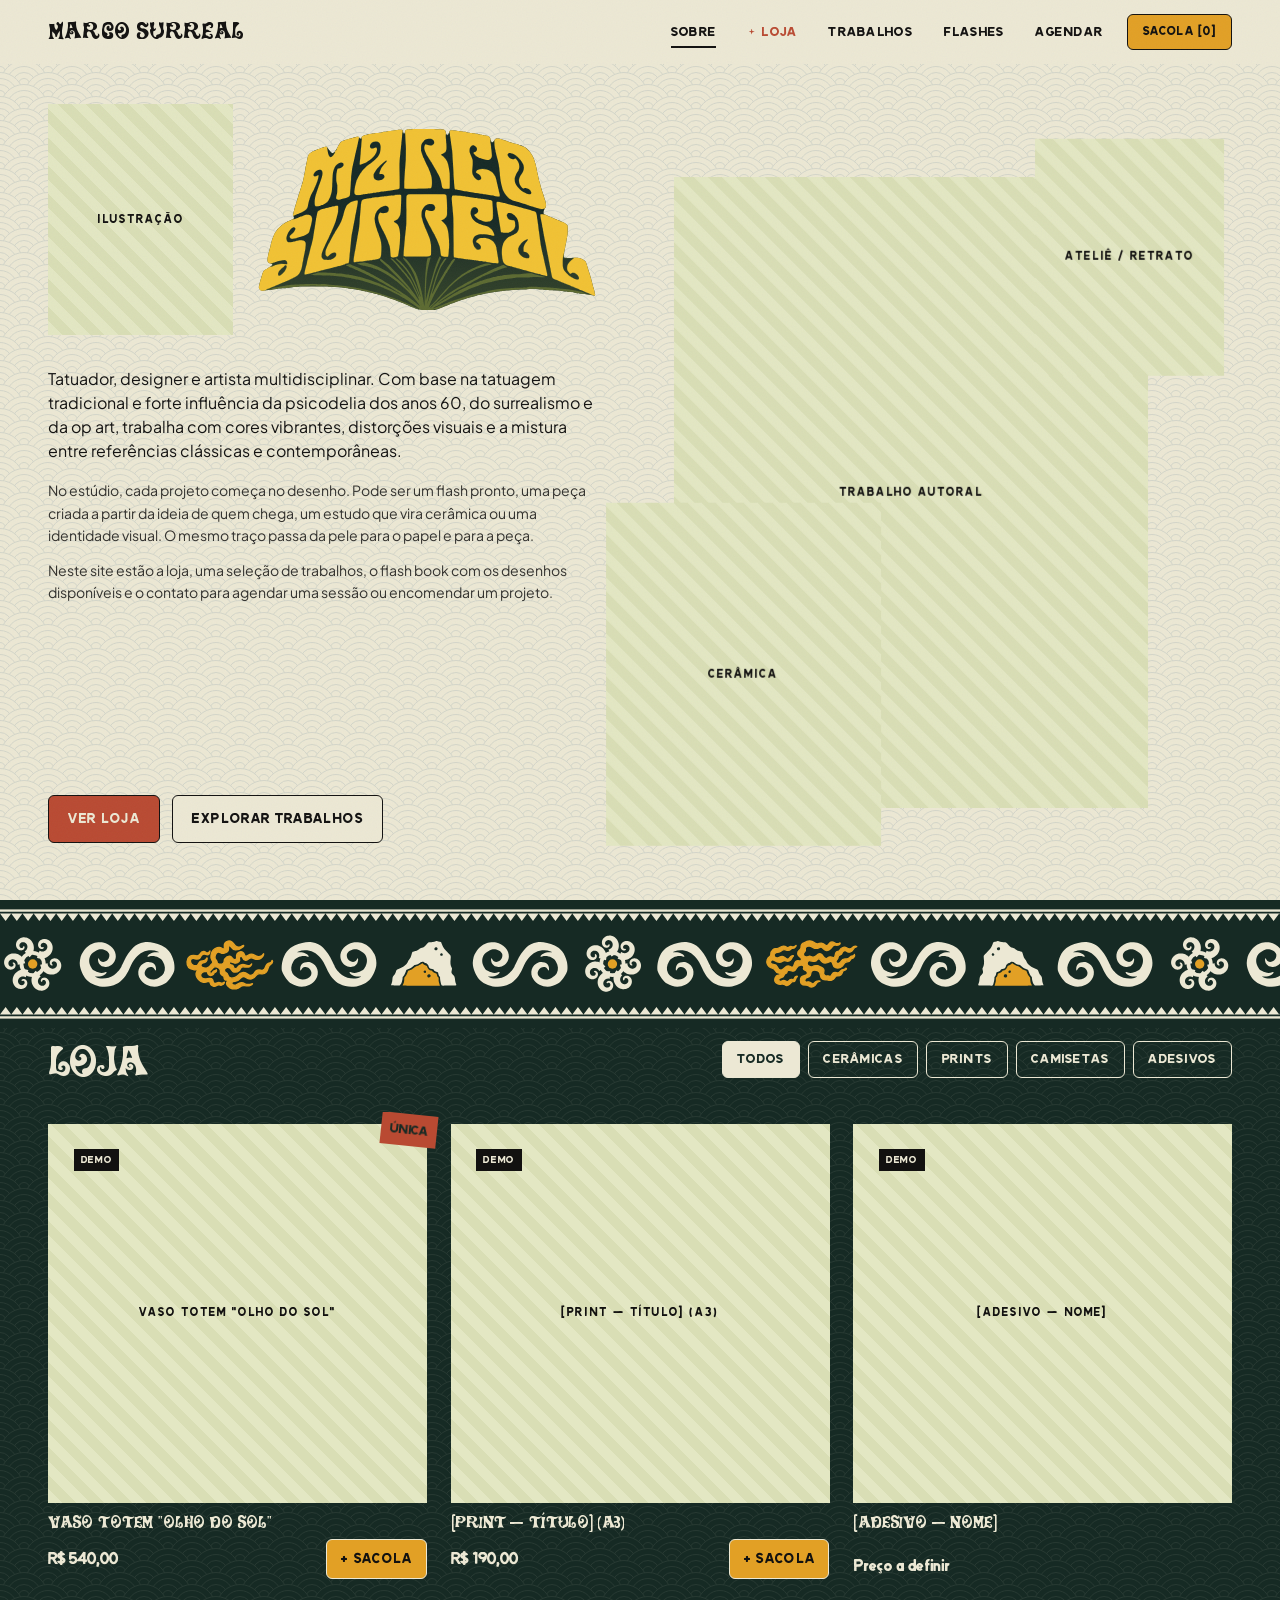
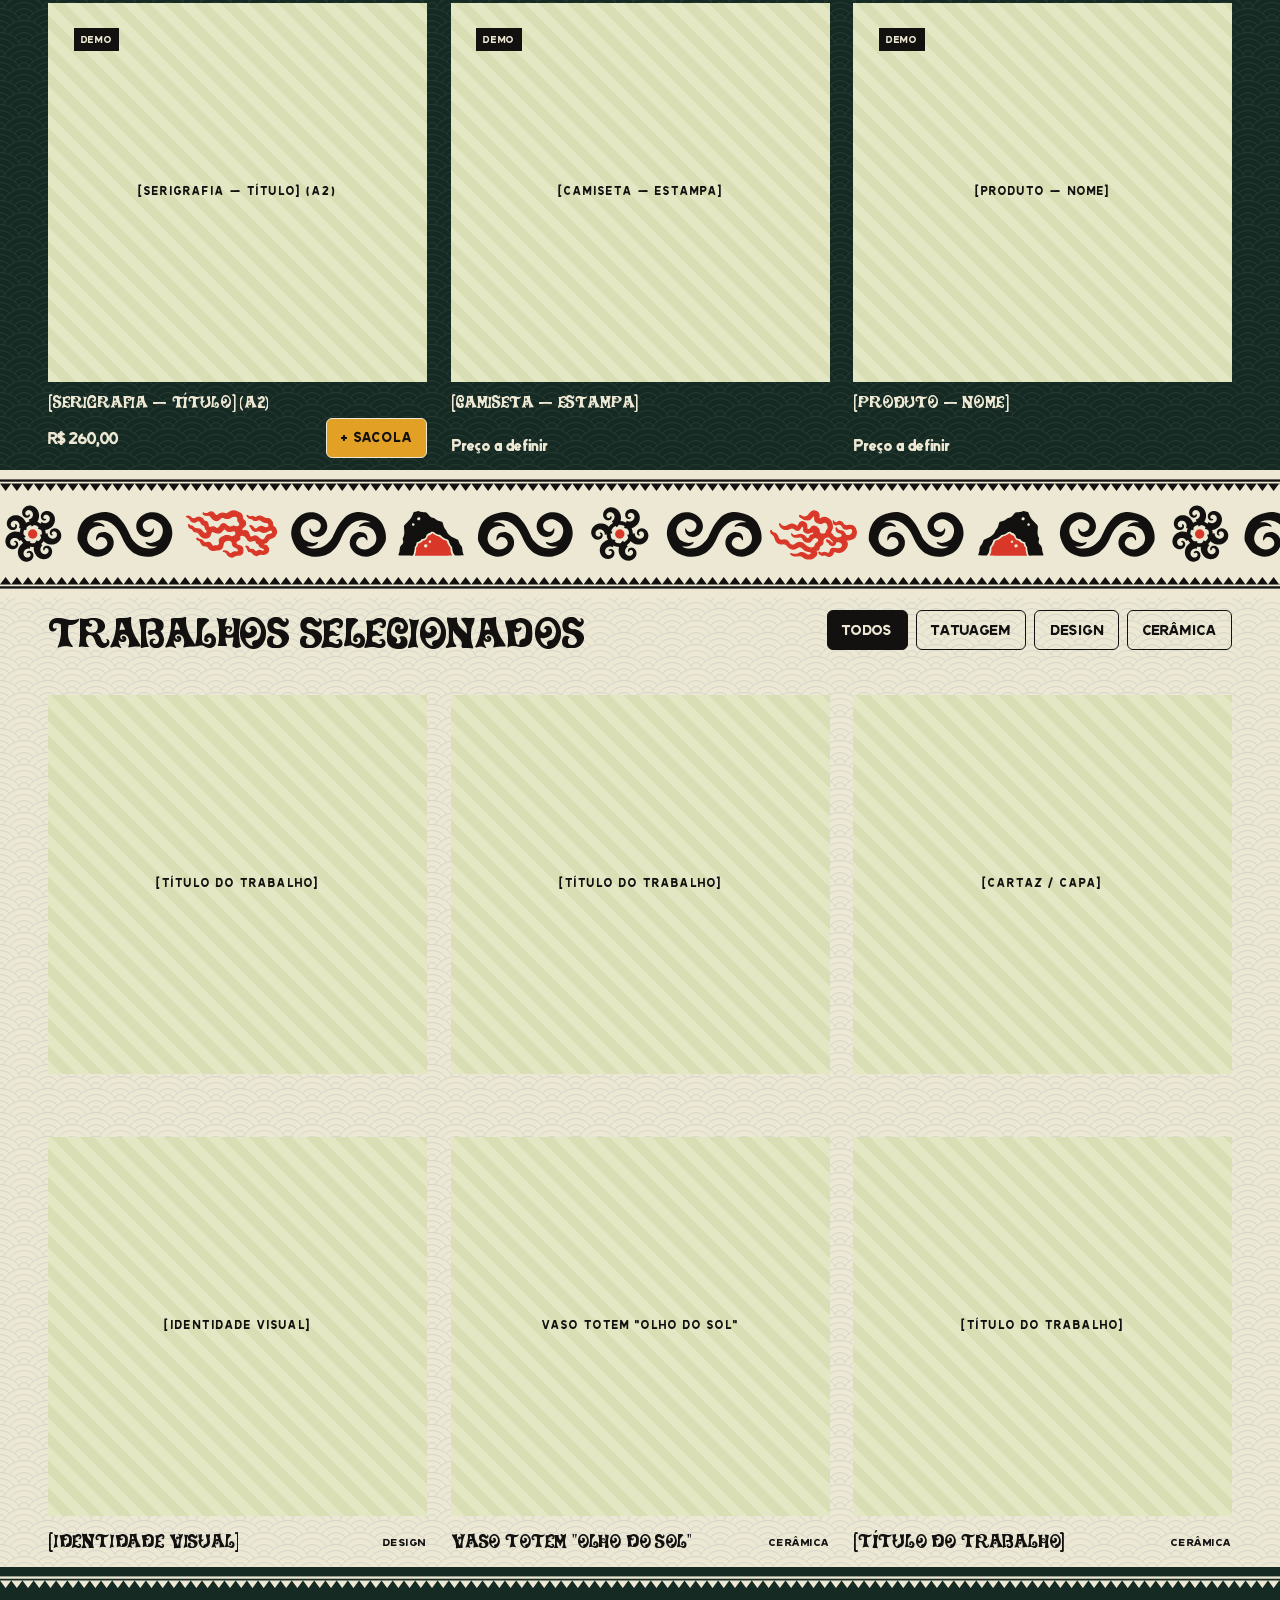
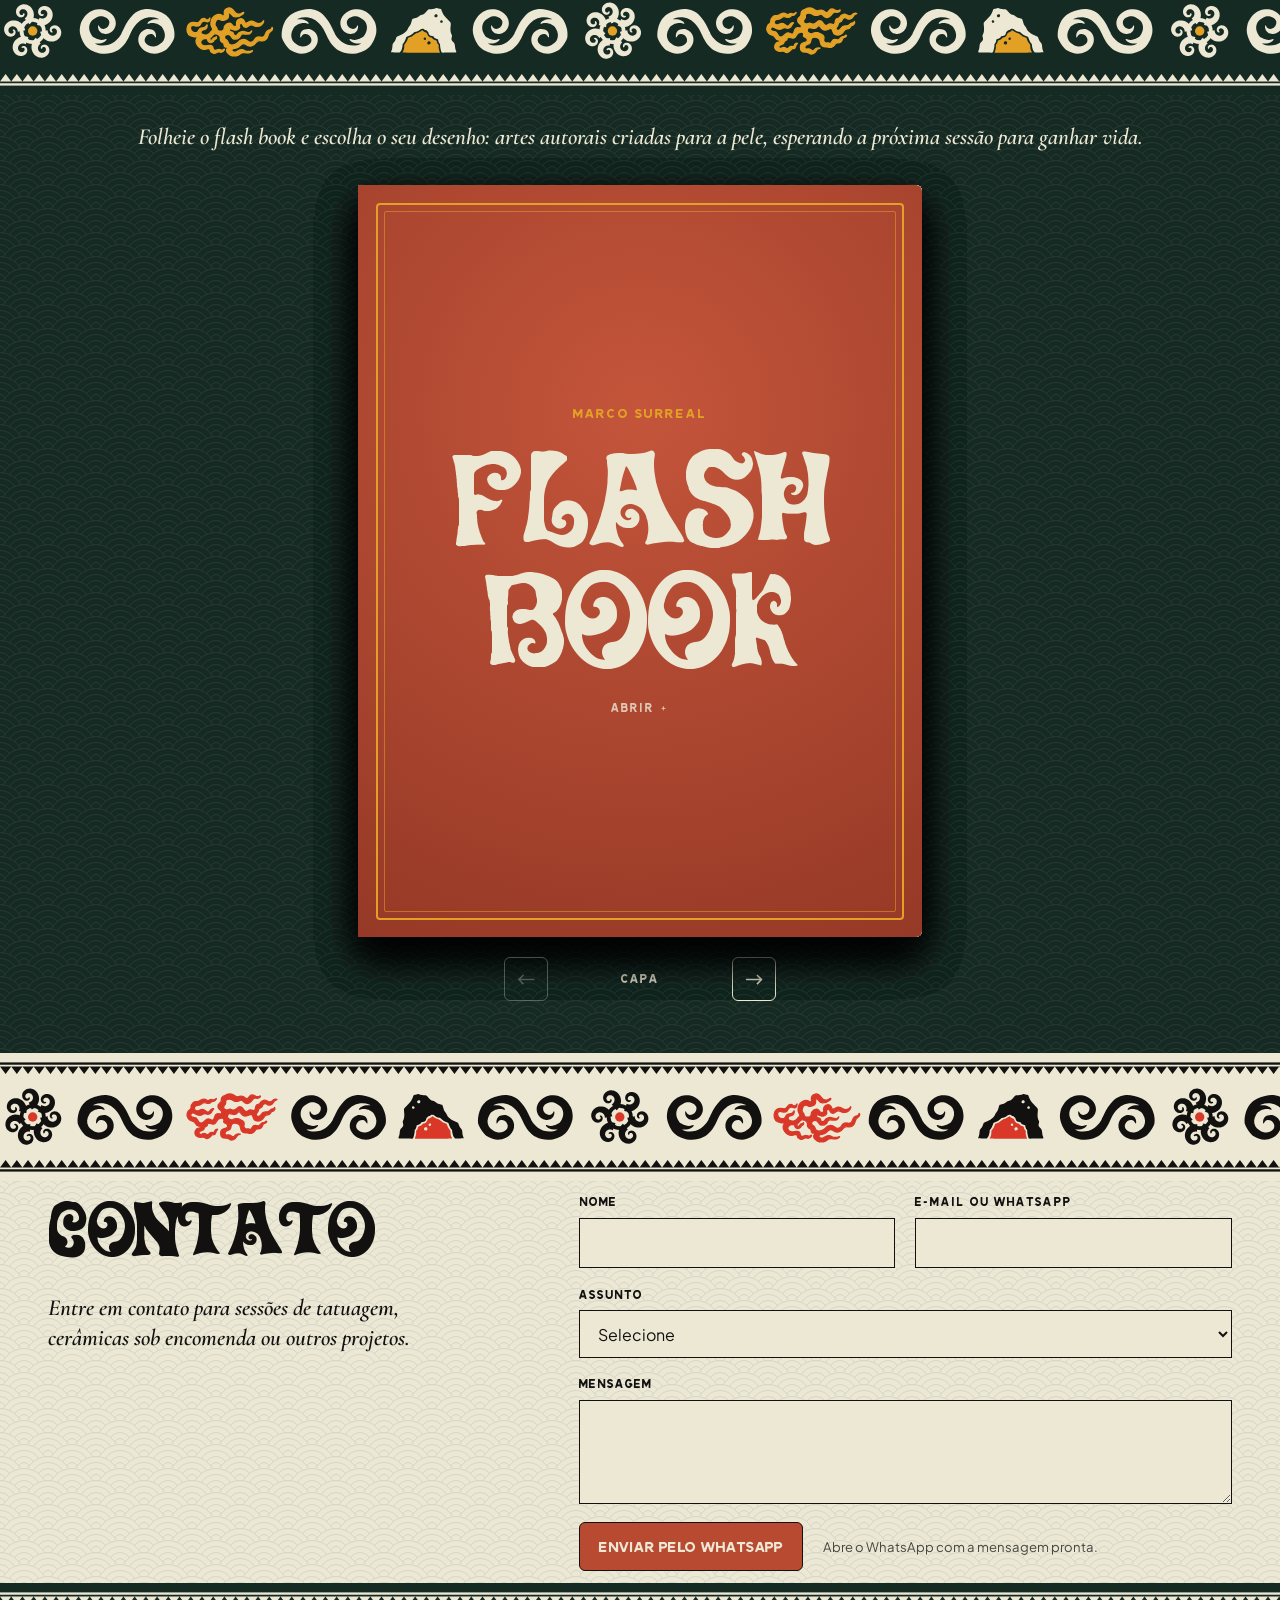
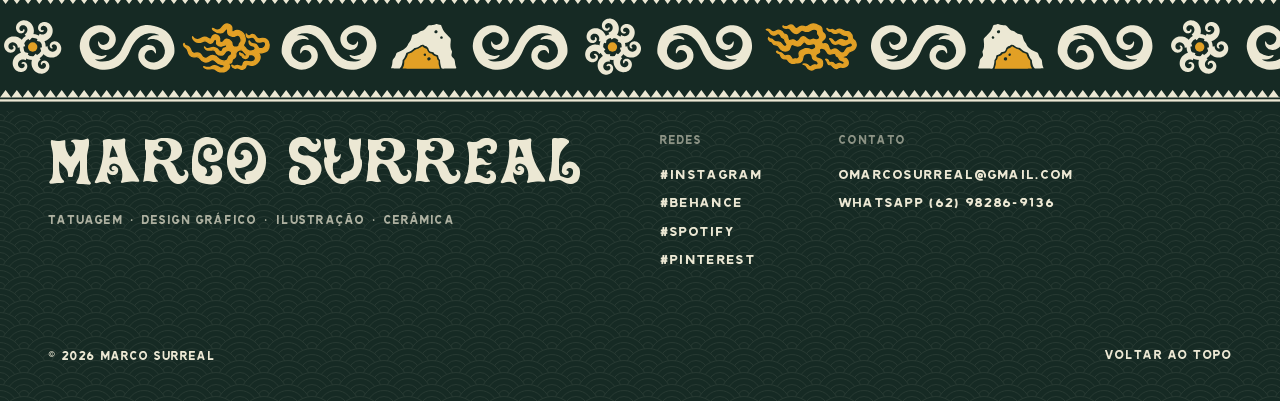
<file: index.html>
<!DOCTYPE html>
<html lang="pt-BR">
<head>
  <meta charset="UTF-8" />
  <meta name="viewport" content="width=device-width, initial-scale=1.0" />
  <title>Marco Surreal — Artista multidisciplinar</title>
  <meta name="description" content="Marco Surreal é um artista multidisciplinar com produção em tatuagem, design gráfico, ilustração e cerâmica. Loja, trabalhos selecionados, flashes e contato." />
  <meta property="og:title" content="Marco Surreal — Artista multidisciplinar" />
  <meta property="og:description" content="Tatuagem, design gráfico, ilustração e cerâmica. Loja, trabalhos e flashes." />
  <meta property="og:type" content="website" />
  <meta name="theme-color" content="#ECE8D4" />

  <link rel="preconnect" href="https://fonts.googleapis.com" />
  <link rel="preconnect" href="https://fonts.gstatic.com" crossorigin />
  <link href="https://fonts.googleapis.com/css2?family=Cormorant+Garamond:ital,wght@1,500;1,600&family=Plus+Jakarta+Sans:wght@400;500;700&family=Space+Mono:wght@400;700&family=Syne:wght@700;800&display=swap" rel="stylesheet" />
  <link rel="stylesheet" href="assets/css/style.css" />
</head>
<body>
  <div class="paper-grain" aria-hidden="true"></div>
  <a class="skip-link" href="#conteudo">Pular para o conteúdo</a>

  <!-- CABEÇALHO: todos os destinos ficam visíveis na barra -->
  <header class="navbar">
    <a href="#topo" class="nav-logo" aria-label="Marco Surreal, início">MARCO SURREAL</a>
    <nav class="nav-links" aria-label="Menu principal">
      <a href="#topo">Sobre</a>
      <a href="#loja" class="is-shop">Loja</a>
      <a href="#trabalhos">Trabalhos</a>
      <a href="#flashes">Flashes</a>
      <a href="#contato">Agendar</a>
    </nav>
    <button class="nav-btn nav-btn--bag" id="bag-toggle" aria-controls="cart-drawer">Sacola [<span id="bag-count">0</span>]</button>
  </header>

  <main id="conteudo">
    <!-- [01] APRESENTAÇÃO (Hero + About) -->
    <section class="hero seigaiha" id="topo" aria-labelledby="hero-title">
      <!-- Linha de cima: foto ILUSTRAÇÃO à esquerda da logo; juntas têm a mesma largura do texto -->
      <div class="hero-top">
        <div class="hero-layer hero-layer--d" data-depth="1.6">
          <div class="hero-enter"><div class="hero-float"><div class="tilt" data-tilt><div class="ph" data-label="ILUSTRAÇÃO"></div></div></div></div>
        </div>
        <h1 class="hero-title" id="hero-title">
          <!-- Logo: a imagem inteira sobe do ponto de fuga do "túnel"; cópias da face das letras sobem atrás como eco -->
          <span class="hero-logo is-echo" id="hero-logo" role="img" aria-label="Marco Surreal">
            <img class="hero-logo__full" src="assets/img/logo-marco-surreal.svg" alt="" width="2896" height="1581" />
            <img class="hero-logo__echo" src="assets/img/logo-marco-surreal-face.svg" alt="" width="2896" height="1581" />
            <img class="hero-logo__echo" src="assets/img/logo-marco-surreal-face.svg" alt="" width="2896" height="1581" />
            <img class="hero-logo__echo" src="assets/img/logo-marco-surreal-face.svg" alt="" width="2896" height="1581" />
          </span>
        </h1>
      </div>

      <div class="hero-meta">
        <div class="block-line" aria-hidden="true"><span class="block-line__fill"></span></div>
        <div class="hero-bio">
          <p class="hero-intro" data-text="apresentacao"></p>
          <div class="hero-more" data-paras="bio"></div>
          <div class="hero-ctas">
            <a href="#loja" class="btn btn--primary">Ver loja</a>
            <a href="#trabalhos" class="btn">Explorar trabalhos</a>
          </div>
        </div>
      </div>

      <!-- Imagens sobrepostas: cada camada tem profundidade própria (data-depth) no mouse e no scroll -->
      <div class="hero-image-holder" id="hero-image">
        <div class="hero-layer hero-layer--main" data-depth="1">
          <div class="hero-enter"><div class="hero-float"><div class="tilt" data-tilt><div class="ph ph--tall" data-label="TRABALHO AUTORAL"></div></div></div></div>
        </div>
        <div class="hero-layer hero-layer--b" data-depth="2.2">
          <div class="hero-enter"><div class="hero-float"><div class="tilt" data-tilt><div class="ph" data-label="CERÂMICA"></div></div></div></div>
        </div>
        <div class="hero-layer hero-layer--c" data-depth="-1.5">
          <div class="hero-enter"><div class="hero-float"><div class="tilt" data-tilt><div class="ph" data-label="ATELIÊ / RETRATO"></div></div></div></div>
        </div>
      </div>
    </section>

    <div class="ornament-band ornament-band--forest" aria-hidden="true"><div class="ornament-track"></div></div>

    <!-- [02] SHOP -->
    <section class="shop seigaiha" id="loja" aria-labelledby="loja-title">
      <!-- Título à esquerda; à direita, os filtros por categoria e as setas (só com mais de 6 produtos) -->
      <div class="section-intro">
        <h2 class="section-title" id="loja-title">Loja</h2>
        <div class="section-tools">
          <div class="filters shop-filters" id="shop-filters" role="group" aria-label="Filtrar produtos"></div>
          <div class="shop-nav" id="shop-nav" hidden>
            <button class="shop-arrow" id="shop-prev" aria-label="Produtos anteriores"><svg class="arw" viewBox="0 0 20 12" aria-hidden="true"><path d="M19 6H2M7 1 2 6l5 5" fill="none" stroke="currentColor" stroke-width="1.6"/></svg></button>
            <button class="shop-arrow" id="shop-next" aria-label="Mais produtos"><svg class="arw" viewBox="0 0 20 12" aria-hidden="true"><path d="M1 6h17M13 1l5 5-5 5" fill="none" stroke="currentColor" stroke-width="1.6"/></svg></button>
          </div>
        </div>
      </div>
      <div class="shop-grid vitrine" id="shop-grid"></div>
      <p class="empty-note" id="shop-empty" hidden>Nenhum produto nesta categoria.</p>
    </section>

    <div class="ornament-band ornament-band--terung ornament-band--reverse" aria-hidden="true"><div class="ornament-track"></div></div>

    <!-- [03] SELECTED WORKS -->
    <section class="portfolio seigaiha" id="trabalhos" aria-labelledby="trabalhos-title">
      <div class="section-intro">
        <h2 class="section-title" id="trabalhos-title">Trabalhos seleciona<span class="kern-d">d</span>os</h2>
        <div class="section-tools filters" role="group" aria-label="Filtrar trabalhos">
          <button class="filter is-active" data-filter="todos" aria-pressed="true">Todos</button>
          <button class="filter" data-filter="tatuagem" aria-pressed="false">Tatuagem</button>
          <button class="filter" data-filter="design" aria-pressed="false">Design</button>
          <button class="filter" data-filter="ceramica" aria-pressed="false">Cerâmica</button>
        </div>
      </div>
      <div class="portfolio-grid" id="portfolio-grid"></div>
      <p class="empty-note" id="portfolio-empty" hidden>Nenhum trabalho selecionado nesta categoria.</p>
    </section>

    <div class="ornament-band ornament-band--dark" aria-hidden="true"><div class="ornament-track"></div></div>

    <!-- [04] FLASH BOOK -->
    <section class="flashbook theme-dark seigaiha" id="flashes" aria-label="Flash book">
      <!-- Sem título: o nome FLASH BOOK já está na capa do livro. Só a explicação, centrada no eixo do livro. -->
      <div class="fb-intro">
        <p class="section-lead">Folheie o flash book e escolha o seu desenho: artes autorais criadas para a pele, esperando a próxima sessão para ganhar vida.</p>
      </div>
      <div class="fbook" id="flash-grid"></div>
    </section>

    <div class="ornament-band ornament-band--terung" aria-hidden="true"><div class="ornament-track"></div></div>

    <!-- [05] CONTATO -->
    <section class="contact seigaiha" id="contato" aria-labelledby="contato-title">
      <div class="contact-grid">
        <div>
          <h2 class="section-title" id="contato-title"><span class="kern-c">C</span>ontato</h2>
          <p class="section-lead">Entre em contato para sessões de tatuagem, cerâmicas sob encomenda ou outros projetos.</p>
        </div>
        <form class="contact-form" id="contact-form" novalidate>
          <div class="field">
            <label for="f-nome">Nome</label>
            <input id="f-nome" name="nome" type="text" required autocomplete="name" />
            <span class="field-error" id="e-nome"></span>
          </div>
          <div class="field">
            <label for="f-contato">E-mail ou WhatsApp</label>
            <input id="f-contato" name="contato" type="text" required autocomplete="email" />
            <span class="field-error" id="e-contato"></span>
          </div>
          <div class="field field--full">
            <label for="f-assunto">Assunto</label>
            <select id="f-assunto" name="assunto" required>
              <option value="">Selecione</option>
              <option value="tatuagem">Sessão de tatuagem</option>
              <option value="ceramica">Cerâmica sob encomenda</option>
              <option value="outro">Outro assunto</option>
            </select>
            <span class="field-error" id="e-assunto"></span>
          </div>
          <div class="field field--full">
            <label for="f-mensagem">Mensagem</label>
            <textarea id="f-mensagem" name="mensagem" rows="3" required></textarea>
            <span class="field-error" id="e-mensagem"></span>
          </div>
          <input type="hidden" name="flash" id="f-flash" />
          <div class="field field--full form-actions">
            <button type="submit" class="btn btn--primary" id="contact-submit">Enviar mensagem</button>
            <p class="form-hint" id="contact-hint"></p>
          </div>
          <p class="form-status field--full" id="form-status" role="status" aria-live="polite"></p>
        </form>
      </div>
    </section>

    <div class="ornament-band ornament-band--dark ornament-band--reverse" aria-hidden="true"><div class="ornament-track"></div></div>
  </main>

  <!-- [06] RODAPÉ -->
  <footer class="footer seigaiha" id="rodape">
    <div class="footer-grid">
      <div>
        <p class="footer-big">MARCO SURREAL</p>
        <p class="mono-small footer-roles">Tatuagem · Design gráfico · Ilustração · Cerâmica</p>
      </div>
      <div class="footer-col">
        <p class="footer-label">Redes</p>
        <div class="footer-links" data-social></div>
      </div>
      <div class="footer-col footer-col--end">
        <p class="footer-label">Contato</p>
        <div class="footer-links" data-contact-links></div>
      </div>
    </div>
    <div class="footer-bottom">
      <span class="mono-small">© <span id="year"></span> Marco Surreal</span>
      <a href="#topo" class="back-to-top">Voltar ao topo <span class="back-line" aria-hidden="true"></span></a>
    </div>
  </footer>

  <!-- MODAL (ficha de trabalho ou detalhes de produto) -->
  <div class="modal" id="modal" role="dialog" aria-modal="true" aria-labelledby="modal-title" hidden>
    <div class="modal-backdrop" data-close></div>
    <div class="modal-panel">
      <button class="modal-close" data-close aria-label="Fechar">✕</button>
      <div class="modal-media" id="modal-media"></div>
      <div class="modal-body">
        <span class="mono-tag" id="modal-cat"></span>
        <h3 id="modal-title"></h3>
        <p id="modal-desc"></p>
        <dl class="spec" id="modal-spec"></dl>
        <div class="modal-actions" id="modal-actions"></div>
      </div>
    </div>
  </div>

  <!-- SACOLA -->
  <div class="drawer-backdrop" id="drawer-backdrop" hidden></div>
  <aside class="drawer" id="cart-drawer" aria-label="Sacola" aria-hidden="true">
    <div class="drawer-head">
      <span class="mono-tag">#SACOLA</span>
      <button class="modal-close" id="drawer-close" aria-label="Fechar sacola">✕</button>
    </div>
    <p class="drawer-note" id="drawer-note">Loja em demonstração: ainda não é possível finalizar compras pelo site.</p>
    <ul class="cart-list" id="cart-list"></ul>
    <div class="drawer-foot">
      <div class="cart-total"><span>Total</span><strong id="cart-total">R$ 0,00</strong></div>
      <button class="btn btn--primary" id="checkout">Finalizar compra</button>
      <p class="form-status" id="cart-status" role="status" aria-live="polite"></p>
    </div>
  </aside>

  <script src="assets/js/data.js"></script>
  <script src="assets/js/commerce.js"></script>
  <script src="assets/js/main.js"></script>
</body>
</html>
</file>
<file: assets/css/style.css>
/* =========================================================
   MARCO SURREAL — Editorial Tattoo & Psychedelic 60s Luxe
   Tokens e regras: ver blueprint (seção 2) e docs/pesquisa (seção 4)
   ========================================================= */

:root {
  --bg-cotton: #ECE8D4;  /* creme (levemente mais escuro e terroso) */
  --bg-cream: #E3E7C3;
  --ink-sumi: #121110;
  --bg-forest: #162A24;
  --accent-vermilion: #B94A32; /* antes: #D93829 */
  --accent-ochre: #E2A025;
  --accent-indigo: #1F4E78;
  --accent-plum: #7B2D5B;
  --accent-jade: #2B7A62;

  --font-display: 'Cinzel Decorative', serif;
  --font-display-alt: 'Syne', sans-serif;
  --font-editorial: 'Cormorant Garamond', serif;
  --font-body: 'Plus Jakarta Sans', system-ui, sans-serif;
  --font-mono: 'Space Mono', monospace;

  --ph-stripe: #D9DEB5;                        /* segunda listra dos placeholders */
  --shadow-ink: rgba(18, 17, 16, 0.85);        /* sombra sólida do hover das imagens */
  --border: 1.5px solid var(--ink-sumi);
  --ease-curtain: cubic-bezier(0.77, 0, 0.175, 1);
  --ease-out: cubic-bezier(0.22, 1, 0.36, 1);
  --ease-expo: cubic-bezier(0.19, 1, 0.22, 1);   /* "outExpo" do Webflow, usado em quase tudo no Alien */
  --pad: clamp(1rem, 4vw, 3rem);
  --nav-h: 64px;
}

*, *::before, *::after { box-sizing: border-box; }
html { scroll-behavior: smooth; scroll-padding-top: var(--nav-h); }
body {
  margin: 0;
  background: var(--bg-cotton);
  color: var(--ink-sumi);
  font-family: var(--font-body);
  font-size: 1rem;
  line-height: 1.6;
  -webkit-font-smoothing: antialiased;
}
body.is-locked { overflow: hidden; }
main { overflow-x: clip; }   /* elementos que entram pela lateral não criam rolagem horizontal */
img { display: block; max-width: 100%; height: 100%; width: 100%; object-fit: cover; }
a { color: inherit; }
button { font: inherit; color: inherit; cursor: pointer; }

/* ---------- Texturas ---------- */
.paper-grain {
  position: fixed; inset: 0; z-index: 999; pointer-events: none; opacity: 0.04;
  background-image: url("data:image/svg+xml,%3Csvg xmlns='http://www.w3.org/2000/svg' width='200' height='200'%3E%3Cfilter id='n'%3E%3CfeTurbulence type='fractalNoise' baseFrequency='.8' numOctaves='3' stitchTiles='stitch'/%3E%3C/filter%3E%3Crect width='100%25' height='100%25' filter='url(%23n)'/%3E%3C/svg%3E");
}
.seigaiha { position: relative; isolation: isolate; }
.seigaiha::before {
  content: ""; position: absolute; inset: 0; z-index: -1; pointer-events: none; opacity: 0.12;
  background-image: url("data:image/svg+xml,%3Csvg%20xmlns='http://www.w3.org/2000/svg'%20width='48'%20height='24'%20viewBox='0%200%2048%2024'%20shape-rendering='geometricPrecision'%3E%3Cdefs%3E%3Cg%20id='s'%20stroke='%231F4E78'%20stroke-width='1'%3E%3Ccircle%20r='23.5'%20fill='%23ECE8D4'/%3E%3Ccircle%20r='17.5'%20fill='none'/%3E%3Ccircle%20r='11.5'%20fill='none'/%3E%3Ccircle%20r='5.5'%20fill='none'/%3E%3C/g%3E%3C/defs%3E%3Cuse%20href='%23s'%20x='0'%20y='-24'/%3E%3Cuse%20href='%23s'%20x='48'%20y='-24'/%3E%3Cuse%20href='%23s'%20x='-24'%20y='-12'/%3E%3Cuse%20href='%23s'%20x='24'%20y='-12'/%3E%3Cuse%20href='%23s'%20x='72'%20y='-12'/%3E%3Cuse%20href='%23s'%20x='0'%20y='0'/%3E%3Cuse%20href='%23s'%20x='48'%20y='0'/%3E%3Cuse%20href='%23s'%20x='-24'%20y='12'/%3E%3Cuse%20href='%23s'%20x='24'%20y='12'/%3E%3Cuse%20href='%23s'%20x='72'%20y='12'/%3E%3Cuse%20href='%23s'%20x='0'%20y='24'/%3E%3Cuse%20href='%23s'%20x='48'%20y='24'/%3E%3Cuse%20href='%23s'%20x='-24'%20y='36'/%3E%3Cuse%20href='%23s'%20x='24'%20y='36'/%3E%3Cuse%20href='%23s'%20x='72'%20y='36'/%3E%3Cuse%20href='%23s'%20x='0'%20y='48'/%3E%3Cuse%20href='%23s'%20x='48'%20y='48'/%3E%3C/svg%3E");
  background-size: 48px 24px; background-repeat: repeat;
}
/* Uma textura só no site inteiro, como uma única imagem atrás da página: o JS mede a posição de cada
   seção (--sy) e todas as escamas seguem a mesma grade. Muda só a cor; nas faixas tribais não há escamas.
   Desenho: escamas seigaiha geométricas (4 anéis concêntricos), cada fileira sobrepõe a de cima. */
.seigaiha::before { background-position: 0 var(--sy, 0px); }
/* Textura de escamas (seigaiha) no site inteiro. Cada fundo tem sua versão, porque o
   miolo de cada escama é pintado com a cor do fundo para as ondas se sobreporem. */
.theme-dark.seigaiha::before, .footer.seigaiha::before { background-image: url("data:image/svg+xml,%3Csvg%20xmlns='http://www.w3.org/2000/svg'%20width='48'%20height='24'%20viewBox='0%200%2048%2024'%20shape-rendering='geometricPrecision'%3E%3Cdefs%3E%3Cg%20id='s'%20stroke='%23ECE8D4'%20stroke-width='1'%3E%3Ccircle%20r='23.5'%20fill='%23162A24'/%3E%3Ccircle%20r='17.5'%20fill='none'/%3E%3Ccircle%20r='11.5'%20fill='none'/%3E%3Ccircle%20r='5.5'%20fill='none'/%3E%3C/g%3E%3C/defs%3E%3Cuse%20href='%23s'%20x='0'%20y='-24'/%3E%3Cuse%20href='%23s'%20x='48'%20y='-24'/%3E%3Cuse%20href='%23s'%20x='-24'%20y='-12'/%3E%3Cuse%20href='%23s'%20x='24'%20y='-12'/%3E%3Cuse%20href='%23s'%20x='72'%20y='-12'/%3E%3Cuse%20href='%23s'%20x='0'%20y='0'/%3E%3Cuse%20href='%23s'%20x='48'%20y='0'/%3E%3Cuse%20href='%23s'%20x='-24'%20y='12'/%3E%3Cuse%20href='%23s'%20x='24'%20y='12'/%3E%3Cuse%20href='%23s'%20x='72'%20y='12'/%3E%3Cuse%20href='%23s'%20x='0'%20y='24'/%3E%3Cuse%20href='%23s'%20x='48'%20y='24'/%3E%3Cuse%20href='%23s'%20x='-24'%20y='36'/%3E%3Cuse%20href='%23s'%20x='24'%20y='36'/%3E%3Cuse%20href='%23s'%20x='72'%20y='36'/%3E%3Cuse%20href='%23s'%20x='0'%20y='48'/%3E%3Cuse%20href='%23s'%20x='48'%20y='48'/%3E%3C/svg%3E"); opacity: 0.08; }
.shop.seigaiha::before { background-image: url("data:image/svg+xml,%3Csvg%20xmlns='http://www.w3.org/2000/svg'%20width='48'%20height='24'%20viewBox='0%200%2048%2024'%20shape-rendering='geometricPrecision'%3E%3Cdefs%3E%3Cg%20id='s'%20stroke='%23ECE8D4'%20stroke-width='1'%3E%3Ccircle%20r='23.5'%20fill='%23162A24'/%3E%3Ccircle%20r='17.5'%20fill='none'/%3E%3Ccircle%20r='11.5'%20fill='none'/%3E%3Ccircle%20r='5.5'%20fill='none'/%3E%3C/g%3E%3C/defs%3E%3Cuse%20href='%23s'%20x='0'%20y='-24'/%3E%3Cuse%20href='%23s'%20x='48'%20y='-24'/%3E%3Cuse%20href='%23s'%20x='-24'%20y='-12'/%3E%3Cuse%20href='%23s'%20x='24'%20y='-12'/%3E%3Cuse%20href='%23s'%20x='72'%20y='-12'/%3E%3Cuse%20href='%23s'%20x='0'%20y='0'/%3E%3Cuse%20href='%23s'%20x='48'%20y='0'/%3E%3Cuse%20href='%23s'%20x='-24'%20y='12'/%3E%3Cuse%20href='%23s'%20x='24'%20y='12'/%3E%3Cuse%20href='%23s'%20x='72'%20y='12'/%3E%3Cuse%20href='%23s'%20x='0'%20y='24'/%3E%3Cuse%20href='%23s'%20x='48'%20y='24'/%3E%3Cuse%20href='%23s'%20x='-24'%20y='36'/%3E%3Cuse%20href='%23s'%20x='24'%20y='36'/%3E%3Cuse%20href='%23s'%20x='72'%20y='36'/%3E%3Cuse%20href='%23s'%20x='0'%20y='48'/%3E%3Cuse%20href='%23s'%20x='48'%20y='48'/%3E%3C/svg%3E"); opacity: 0.08; }

/* ---------- Ritmo claro / escuro ----------
   Uma seção com .theme-dark inverte a paleta: o que era tinta vira papel e vice-versa.
   Como quase tudo no site usa as variáveis abaixo, bordas, textos, placeholders e botões
   invertem sozinhos. Todo fundo escuro usa o mesmo verde da Loja (--bg-forest).
   Ordem: Hero claro → Loja verde → Trabalhos claro → Flashes verde → Contato claro → Rodapé verde. */
.theme-dark {
  --bg-cotton: #162A24;                        /* mesmo verde escuro da Loja */
  --ink-sumi: #ECE8D4;
  --bg-cream: #1E352E;
  --ph-stripe: #24403A;
  --shadow-ink: rgba(226, 160, 37, 0.9);       /* no escuro a sombra vira ouro ocre */
  --border: 1.5px solid #ECE8D4;               /* precisa ser redeclarada: var() já foi resolvida no :root */
  background: var(--bg-cotton); color: var(--ink-sumi);
}
.theme-dark .link-hash:hover { color: var(--accent-ochre); border-color: var(--accent-ochre); }

/* ---------- Placeholder de imagem ----------
   Sem contornos: o site não usa molduras nem linhas finas decorativas. */
.ph {
  position: relative; width: 100%; height: 100%; min-height: 160px;
  background: repeating-linear-gradient(45deg, var(--bg-cream) 0 10px, var(--ph-stripe) 10px 20px);
  display: grid; place-items: center;
}
.ph::after {
  content: attr(data-label);
  font-family: var(--font-mono); font-size: 0.7rem; letter-spacing: 0.18em; text-transform: uppercase;
  padding: 0.35rem 0.6rem; text-align: center; max-width: 85%;
}
.ph--tall { aspect-ratio: 3 / 4; }

/* ---------- Tipografia utilitária ---------- */
.mono-tag, .mono-small, .link-hash, .nav-btn, .filter, label {
  font-family: var(--font-mono); text-transform: uppercase; letter-spacing: 0.18em;
}
.mono-tag { font-size: 0.8rem; font-weight: 700; }
.mono-small { font-size: 0.72rem; margin: 0.25rem 0; }
.editorial { font-family: var(--font-editorial); font-style: italic; font-weight: 600; font-size: clamp(1.25rem, 2.2vw, 1.75rem); line-height: 1.25; margin: 0 0 1rem; }
.section-title { font-family: var(--font-display-alt); font-weight: 800; text-transform: uppercase; font-size: clamp(2.2rem, 6vw, 5rem); line-height: 0.95; margin: 0 0 1.5rem; }
.link-hash { display: inline-block; margin-top: 1rem; font-size: 0.85rem; font-weight: 700; text-decoration: none; border-bottom: var(--border); padding-bottom: 2px; }
.link-hash:hover { color: var(--accent-vermilion); border-color: var(--accent-vermilion); }

.skip-link { position: absolute; left: -9999px; }
.skip-link:focus { left: 1rem; top: 1rem; z-index: 1000; background: var(--ink-sumi); color: var(--bg-cotton); padding: 0.5rem 1rem; }
:focus-visible { outline: 2px solid var(--accent-vermilion); outline-offset: 3px; }

/* ---------- Linhas estruturais com blocos terminais ---------- */
.lines, .block-line__fill { position: relative; background: var(--ink-sumi); }
.lines::before, .lines::after, .block-line__fill::before, .block-line__fill::after {
  content: ""; position: absolute; width: 6px; height: 6px; background: var(--ink-sumi);
}
.lines { height: 1.5px; width: 0; transition: width 1.4s var(--ease-out); }
.lines::before { left: 0; top: -2.25px; }
.lines::after { right: 0; top: -2.25px; }
.lines.is-visible { width: 100%; }

.section-head { display: flex; align-items: center; gap: 1.5rem; flex-wrap: wrap; margin-bottom: 2.5rem; }
.section-head .lines { flex: 1; }
.section-head--light { color: var(--bg-cotton); }
.section-head--light .editorial { margin: 0; }

/* ---------- [00] Barra do topo com todos os links ---------- */
.navbar {
  position: fixed; top: 0; left: 0; right: 0; z-index: 100; height: var(--nav-h);
  display: flex; align-items: center; gap: 1.5rem; padding: 0 var(--pad);
  background: var(--bg-cotton);
  transition: background 0.4s, color 0.4s;
}
.nav-logo { font-family: var(--font-mono); font-weight: 700; letter-spacing: 0.12em; text-decoration: none; white-space: nowrap; }
.nav-links { display: flex; align-items: center; gap: clamp(1rem, 2.4vw, 2.25rem); margin-left: auto; }
.nav-links a {
  position: relative; padding: 0.35rem 0; text-decoration: none; white-space: nowrap;
  font-family: var(--font-mono); font-size: 0.75rem; font-weight: 700; letter-spacing: 0.16em; text-transform: uppercase;
}
/* traço que cresce embaixo do link (no hover e na seção atual) */
.nav-links a::after {
  content: ""; position: absolute; left: 0; bottom: 0; height: 1.5px; width: 100%; background: currentColor;
  transform: scaleX(0); transform-origin: left; transition: transform 0.6s var(--ease-expo);
}
.nav-links a:hover::after, .nav-links a[aria-current]::after { transform: scaleX(1); }
.nav-links a.is-shop { color: var(--accent-vermilion); }
.nav-links a.is-shop::before { content: "✦ "; } /* a estrela vem da PRINTED BOY SURREAL */
body.nav-dark .nav-links a.is-shop { color: var(--accent-ochre); }
.nav-btn { background: none; border: var(--border); padding: 0.45rem 0.9rem; font-size: 0.75rem; font-weight: 700; white-space: nowrap; transition: background 0.25s, color 0.25s; }
.nav-btn--bag { background: var(--accent-ochre); color: #121110; }
.nav-btn--bag:hover { background: var(--ink-sumi); color: var(--bg-cotton); }
.nav-btn--bag.bump { animation: bump 0.4s var(--ease-out); }
@keyframes bump { 50% { transform: scale(1.12); } }

/* A barra do topo acompanha a seção que está passando por baixo dela */
body.nav-dark .navbar { background: var(--bg-forest); color: #ECE8D4; }
body.nav-dark .nav-btn--bag { border-color: #ECE8D4; }

/* Celular e tablet estreito: logo e sacola em cima, links numa segunda linha que desliza para o lado */
@media (max-width: 860px) {
  :root { --nav-h: 100px; }
  .navbar { flex-wrap: wrap; align-content: center; row-gap: 0.4rem; column-gap: 1rem; }
  .nav-btn--bag { margin-left: auto; }
  .nav-links {
    order: 3; flex-basis: 100%; margin: 0 calc(-1 * var(--pad)); padding: 0 var(--pad);
    overflow-x: auto; scrollbar-width: none; gap: 1.4rem;
  }
  .nav-links::-webkit-scrollbar { display: none; }
}

.social a { font-family: var(--font-mono); font-size: 0.85rem; letter-spacing: 0.18em; text-decoration: none; }
.social a:hover { color: var(--accent-ochre); }

/* ---------- [01] Hero ---------- */
.hero {
  min-height: 100vh; padding: calc(var(--nav-h) + 1rem) var(--pad) 1.5rem;
  /* Esquerda: título e biografia. Direita: imagens sobrepostas. */
  display: grid; grid-template-columns: 1fr minmax(200px, 37vw); grid-template-rows: auto 1fr; gap: 2rem 2rem;
  overflow: hidden;
  --logo-w: min(32vw, calc((100vh - 400px) * 1.19)); /* espaço de referência da logo */
  --logo-s: min(calc(var(--logo-w) * 0.836), 31.35rem); /* logo menor (mais 5%) */
  --ill-w: calc(var(--logo-s) * 0.54);                  /* foto ILUSTRAÇÃO: maior, mais alta que a logo */
  --top-gap: clamp(1rem, 1.8vw, 2rem);
  --top-w: calc(var(--ill-w) + var(--top-gap) + var(--logo-s)); /* foto + logo = largura do texto */
}
/* Linha de cima: foto à esquerda, logo à direita; as bordas de fora alinham com o texto de baixo */
.hero-top {
  grid-column: 1; grid-row: 1; align-self: start; z-index: 1;
  display: flex; align-items: center; gap: var(--top-gap); width: var(--top-w); max-width: 100%;
}
.hero-title {
  flex: none; margin: 0;
  font-family: var(--font-display); font-weight: 900; text-transform: uppercase;
  font-size: clamp(2.5rem, min(9.5vw, 17vh), 9.5rem); line-height: 0.88; letter-spacing: -0.01em;
}
/* Logo no lugar do título. Ela tem perspectiva para baixo (o "túnel"), então nasce do ponto de fuga
   embaixo, no centro (transform-origin 50% 100%): sobe, desdobra e se revela de baixo para cima.
   Em seguida, três ecos da face das letras saem de trás dela, como ondas subindo pelo túnel. */
.hero-logo {
  position: relative; display: block; line-height: 0;
  width: var(--logo-s);
  margin: 1.5rem 0 0;
}
.hero-logo img { display: block; width: 100%; height: auto; transform-origin: 50% 100%; }
.hero-logo__full { position: relative; z-index: 2; opacity: 0; }
.hero-logo__echo { position: absolute; inset: 0; z-index: 1; opacity: 0; pointer-events: none; }
.is-loaded .hero-logo__full { animation: logo-rise 1.5s var(--ease-expo) both; }
.is-loaded .hero-logo.is-echo .hero-logo__echo { animation: logo-echo 1.8s cubic-bezier(0.2, 0.6, 0.3, 1) both; }
.is-loaded .hero-logo.is-echo .hero-logo__echo:nth-child(2) { animation-delay: 0.7s; }
.is-loaded .hero-logo.is-echo .hero-logo__echo:nth-child(3) { animation-delay: 0.9s; }
.is-loaded .hero-logo.is-echo .hero-logo__echo:nth-child(4) { animation-delay: 1.1s; }
.hero-logo:not(.is-echo) .hero-logo__echo { animation: none; }
@keyframes logo-rise {
  0% { opacity: 0; clip-path: inset(100% 0 0 0); transform: perspective(900px) translate3d(0, 18%, 0) rotateX(60deg) scale(0.5); }
  35% { opacity: 1; }
  100% { opacity: 1; clip-path: inset(0 0 0 0); transform: none; }
}
@keyframes logo-echo {
  0% { opacity: 0; transform: translate3d(0, 6%, 0) scale(0.9); }
  25% { opacity: 0.9; }
  100% { opacity: 0; transform: translate3d(0, -7%, 0) scale(1.1); }
}

/* bio sobe 250px girando 45° (+500ms); imagens idem (+700ms, em cascata); 1ª faixa entra da direita (+500ms) */
.hero-meta, .hero-enter, .hero + .ornament-band {
  transition: transform 1.2s var(--ease-expo) var(--d, 0.5s), opacity 1.2s var(--ease-expo) var(--d, 0.5s);
}
.hero-meta, .hero-enter { transform: perspective(1500px) translate3d(0, 250px, 0) rotateY(45deg); opacity: 0; }
.hero-enter { --d: 0.7s; }
.hero-layer--b .hero-enter { --d: 0.85s; }
.hero-layer--c .hero-enter { --d: 1s; }
.hero + .ornament-band { transform: translate3d(30%, 0, 0); opacity: 0; }
.is-loaded .hero-meta, .is-loaded .hero-enter, .is-loaded .hero + .ornament-band { transform: none; opacity: 1; }

/* Três imagens sobrepostas; cada camada anda numa profundidade diferente (JS: data-depth) */
.hero-image-holder {
  grid-column: 2; grid-row: 1 / span 2; align-self: center; justify-self: end; width: 100%;
  max-width: calc(66.6vh - 70px); /* em telas baixas as imagens diminuem para não cortar */
  margin: 8% 6vw 9% 0; /* reserva o espaço das imagens que saem para cima e para baixo; à direita, 6vw além da margem */
  z-index: 2; position: relative; will-change: transform; }
.hero-layer { will-change: transform; }
.hero-layer--main { position: relative; z-index: 1; }
.hero-layer--b { position: absolute; z-index: 2; width: 58%; left: -42%; bottom: -8%; }
.hero-layer--c { position: absolute; z-index: 3; width: 40%; right: -6vw; top: -6%; } /* na frente; fica na margem do título, as outras vão 6vw para a esquerda */
.hero-layer--d { position: relative; z-index: 2; flex: none; width: var(--ill-w); margin-top: 1.5rem; } /* à esquerda da logo */
.hero-layer--d .hero-enter { --d: 0.92s; }
.hero-layer--d .hero-float { animation-duration: 9s; animation-delay: -1.5s; }
.hero-layer--b .ph, .hero-layer--c .ph, .hero-layer--d .ph { aspect-ratio: 4 / 5; min-height: 0; }
.hero-layer--c .ph { background-color: var(--bg-cream); }
.hero-layer:hover { z-index: 4; }
.hero-float { animation: float 8s ease-in-out infinite; }
.hero-layer--b .hero-float { animation-duration: 10s; animation-delay: -3s; }
.hero-layer--c .hero-float { animation-duration: 12s; animation-delay: -6s; }
/* as fotos das seções usam a mesma flutuação das 3 fotos da primeira página (duração e atraso vêm do JS) */
.floaty { animation: float 8s ease-in-out infinite; }
.drift { will-change: transform; }

.product-media[data-view] { cursor: pointer; }
.product-media[data-view]:focus-visible { outline: 2px solid var(--accent-ochre); outline-offset: 4px; }
@keyframes float {
  0%, 100% { transform: translate3d(0, 0, 0) rotate(0deg); }
  33% { transform: translate3d(0, -6px, 0) rotate(-0.6deg); }   /* metade do deslocamento de antes, mesma velocidade */
  66% { transform: translate3d(0, 4px, 0) rotate(0.4deg); }
}
/* Bloco da bio: mesma largura da linha foto + logo e vai até embaixo, com os botões um pouco acima da base. */
.hero-meta {
  grid-column: 1; grid-row: 2; align-self: stretch; display: flex; gap: 1.5rem; align-items: stretch;
  width: max(20rem, var(--top-w)); max-width: 100%;
}
.block-line { display: none; }
.block-line__fill { display: block; width: 1.5px; height: 0%; }
.block-line__fill::before { top: 0; left: -2.25px; }
.block-line__fill::after { bottom: 0; left: -2.25px; }
.hero-bio { flex: 1; display: flex; flex-direction: column; min-width: 0; }
.hero-intro { font-size: clamp(1rem, min(1.2vw, 2.1vh), 1.35rem); line-height: 1.5; margin: 0 0 1em; }
.hero-more p { font-size: clamp(0.88rem, min(0.95vw, 1.65vh), 1.1rem); line-height: 1.6; margin: 0 0 0.85em; opacity: 0.85; }
.hero-more p:last-child { margin-bottom: 0; }
.hero-ctas { display: flex; flex-wrap: wrap; gap: 0.75rem; margin-top: auto; padding-top: 1.5rem; margin-bottom: clamp(1.5rem, 5vh, 3.5rem); } /* um pouco acima do fim */
/* celular: texto da apresentação um pouco menor (15px e 13.5px) */
@media (max-width: 640px) {
  .hero-intro { font-size: 0.94rem; line-height: 1.45; }
  .hero-more p { font-size: 0.84rem; line-height: 1.55; }
}
/* telas baixas (notebook): letras um pouco menores e só o primeiro parágrafo extra, para a bio caber até embaixo */
@media (max-height: 820px) and (min-width: 641px) {
  .hero-intro { font-size: 0.94rem; line-height: 1.42; }
  .hero-more p { font-size: 0.84rem; line-height: 1.48; }
  .hero-more p:nth-child(n+2) { display: none; }
  .hero-ctas { padding-top: 1rem; margin-bottom: 1.25rem; }
}

/* Cantos levemente arredondados em botões, filtros e setas */
:root { --radius-btn: 6px; }
.btn, .filter, .shop-arrow, .nav-btn { border-radius: var(--radius-btn); }

/* ---------- Faixas ornamentais (flor, S em espiral, fogo do Marco e pedra) ----------
   Cada faixa repete um SVG de assets/img/ na horizontal.
   --ratio = largura / altura do viewBox do SVG (precisa bater para a emenda ficar invisível).
   Arquivos gerados por tools/gerar-ornamentos.js; podem ser trocados por desenho próprio. */
.ornament-band {
  --h: clamp(64px, 9vw, 112px);
  --ratio: calc(1250 / 120);
  --ornament: url("../img/ornamento-espiral.svg");
  overflow: hidden; padding: 0.5rem 0; background: var(--bg-cotton);
}
.ornament-track {
  height: var(--h); width: calc(100% + var(--h) * var(--ratio));
  background: var(--ornament) repeat-x left center / auto 100%;
  animation: ornament 36s linear infinite; /* ladrilho de 1250: 36s mantém a mesma velocidade de antes */ will-change: transform;
}
.ornament-band--reverse .ornament-track { animation-direction: reverse; }
.ornament-band--terung { --ratio: calc(1250 / 120); --ornament: url("../img/ornamento-terung.svg"); }
.ornament-band--terung .ornament-track { animation-duration: 30s; }
.ornament-band--forest { --ornament: url("../img/ornamento-espiral-claro.svg"); background: var(--bg-forest); border-bottom: none; }
.ornament-band--dark { --ornament: url("../img/ornamento-espiral-claro.svg"); background: var(--bg-forest); border-bottom: none; }
/* faixas que andam para a direita: versão com o fogo virado para esse lado */
.ornament-band--terung.ornament-band--reverse { --ornament: url("../img/ornamento-terung-rev.svg"); }
.ornament-band--forest.ornament-band--reverse,
.ornament-band--dark.ornament-band--reverse { --ornament: url("../img/ornamento-espiral-claro-rev.svg"); }
@keyframes ornament {
  to { transform: translate3d(calc(-1 * var(--h) * var(--ratio)), 0, 0); }
}
/* A faixa já separa as seções: o espaço entre a faixa e o conteúdo é o mesmo em cima e embaixo */
.ornament-band + section { padding-top: 0.75rem; }
section:has(+ .ornament-band) { padding-bottom: 0.75rem; }

/* Faixa de texto em movimento: usada só no "VER FICHA TÉCNICA" dos cards */
.marquee-track { display: flex; width: max-content; animation: marquee 28s linear infinite; }
.marquee-group { display: flex; white-space: nowrap; }
@keyframes marquee {
  0% { transform: translate3d(0%, 0, 0); }
  100% { transform: translate3d(-33.333%, 0, 0); }
}

/* ---------- Cabeçalho de seção: título, texto curto e "ver todos" ---------- */
/* Cabeçalho de seção: título à esquerda e ferramentas (filtros) à direita, na mesma linha.
   As duas colunas se alinham pela base: a linha de baixo dos botões fica na linha de base do título.
   Se o título for longo, ele quebra em duas linhas em vez de empurrar os filtros para baixo. */
.section-intro { display: grid; grid-template-columns: minmax(0, 1fr) auto; align-items: end; gap: 1rem 2.5rem; margin-bottom: 2.5rem; }
.section-tools { display: flex; flex-wrap: wrap; justify-content: flex-end; align-items: center; gap: 0.5rem; margin: 0 0 0.35em; max-width: 46rem; }
.section-tools .filters { justify-content: flex-end; margin: 0; }
.section-intro .section-title { margin: 0; }
/* Título com o texto logo abaixo (ex.: explicação do Flash Book) */
.section-intro--stack { grid-template-columns: 1fr; gap: 0.75rem; }
.section-lead { font-family: var(--font-editorial); font-style: italic; font-weight: 600; font-size: clamp(1.15rem, 1.8vw, 1.45rem); line-height: 1.3; margin: 0; max-width: 42ch; }
.section-more { display: flex; justify-content: center; margin-top: 3rem; }
.empty-note { font-family: var(--font-editorial); font-style: italic; font-size: 1.25rem; margin: 2rem 0 0; }

/* ---------- [05] Portfólio ---------- */
/* Loja e Trabalhos usam a mesma medida: conteúdo com no máximo --grid-max de largura, centrado,
   então sobra margem dos dois lados em telas grandes. Imagens das duas grades no mesmo formato (--grid-ratio). */
:root { --grid-max: 1320px; --grid-ratio: 1 / 1; --grid-pad: max(var(--pad), calc((100% - var(--grid-max)) / 2)); }
.portfolio { padding: 6rem var(--grid-pad); }
.filters { display: flex; flex-wrap: wrap; gap: 0.5rem; margin-left: auto; }
.filter { background: none; border: var(--border); padding: 0.45rem 0.9rem; font-size: 0.72rem; font-weight: 700; transition: background 0.25s, color 0.25s; }
.filter:hover { background: var(--bg-cream); }
.filter.is-active { background: var(--ink-sumi); color: var(--bg-cotton); }

.portfolio-grid { display: grid; grid-template-columns: repeat(3, 1fr); gap: 1.5rem; }
/* Card = "project-link" do Alien: perspectiva de 1500px; o .card-item dentro dele gira até ±15°
   seguindo o mouse e sobe 10px no hover (JS, com suavização 0.07 como o "smoothing 93" do Webflow). */
.card { position: relative; perspective: 1500px; }
.card:hover { z-index: 2; }
.card[hidden] { display: none; }
.card-item { transform-style: preserve-3d; will-change: transform; }
.card-media { position: relative; aspect-ratio: var(--grid-ratio); overflow: hidden; }
.card-media .ph, .card-media img { border: 0; position: absolute; inset: 0; }

/* No hover os cards usam o mesmo brilho de vidro das outras imagens (.glass), sem a cortina branca */

.view-project {
  position: absolute; left: 0; right: 0; bottom: 0; overflow: hidden; z-index: 2;
  background: var(--accent-ochre); border-top: var(--border); padding: 0.4rem 0;
  opacity: 0; transition: opacity 0.6s var(--ease-expo);
}
.view-project .marquee-track { animation-duration: 10s; }
.view-project span { font-family: var(--font-mono); font-size: 0.72rem; font-weight: 700; letter-spacing: 0.18em; white-space: nowrap; padding-right: 1rem; }
.card:hover .view-project, .card:focus-within .view-project,
.product:hover .view-project, .product:focus-within .view-project { opacity: 1; transition: opacity 1.4s var(--ease-expo); }

/* Título que "rola": uma cópia (text-shadow) espera logo abaixo e sobe no lugar do original */
.card-info { display: flex; justify-content: space-between; align-items: center; gap: 1rem; padding-top: 0.9rem; }
.card-title-wrap { overflow: hidden; height: 1.3em; font-size: 1.2rem; min-width: 0; }
.card-title {
  font-family: var(--font-display-alt); font-weight: 800; text-transform: uppercase; font-size: 1em; line-height: 1.3; margin: 0;
  white-space: nowrap; text-shadow: 0 1.3em 0 var(--accent-vermilion);
  transition: transform 0.6s var(--ease-expo);
}
.card:hover .card-title, .card:focus-within .card-title { transform: translateY(-100%); transition: transform 1.4s var(--ease-expo); }
.card-meta { font-family: var(--font-mono); font-size: 0.68rem; letter-spacing: 0.14em; text-transform: uppercase; white-space: nowrap; }
.card-open { position: absolute; inset: 0; z-index: 3; background: none; border: 0; }

/* ---------- [07] Loja ---------- */
.shop { background: var(--bg-forest); padding: 6rem var(--grid-pad); }
/* Textos da seção ficam claros sobre o verde; os cartões continuam em papel claro com tinta escura */
.shop > .section-head, .shop > .section-intro, .shop > .section-more, .shop > .shop-grid, .shop > .empty-note {
  --ink-sumi: #ECE8D4; --bg-cotton: #162A24; --shadow-ink: rgba(226, 160, 37, 0.9); --border: 1.5px solid #ECE8D4;
  color: var(--ink-sumi);
}
.shop-grid { display: grid; grid-template-columns: repeat(auto-fill, minmax(240px, 1fr)); gap: 1.5rem; }
.product[hidden], .filters[hidden] { display: none; }
.shop .filter { color: var(--ink-sumi); }
.shop .filter:hover { background: rgba(236, 232, 212, 0.12); }
.shop .filter.is-active { background: var(--ink-sumi); color: #162A24; }
.shop-nav { display: flex; gap: 0.5rem; margin-left: 0.75rem; }
.shop-nav[hidden] { display: none; }
/* As fontes do Marco não têm setas; as setas usam a fonte do sistema */
.shop-arrow { font-family: system-ui, sans-serif; width: 2.75rem; height: 2.75rem; border: var(--border); background: none; color: var(--ink-sumi); font-size: 1.2rem; line-height: 1; transition: background 0.25s, color 0.25s, opacity 0.25s; }
.shop-arrow { display: inline-flex; align-items: center; justify-content: center; }
.shop-arrow .arw { width: 1.15rem; height: auto; display: block; }
.shop-arrow:hover:not(:disabled) { background: var(--ink-sumi); color: #162A24; }
.shop-arrow:disabled { opacity: 0.3; cursor: default; }
/* Vitrine: 3 colunas × 2 linhas = 6 produtos por vez. Com mais de 6, as colunas seguintes ficam
   à direita e a grade desliza para o lado (setas, arrastar com o mouse, ou rolar no celular). */
.vitrine {
  --cols: 3;
  grid-template-columns: none; grid-auto-flow: column; grid-template-rows: auto auto;
  grid-auto-columns: calc((100% - (var(--cols) - 1) * 1.5rem) / var(--cols));
  overflow-x: auto; overscroll-behavior-x: contain; padding-block: 0.75rem; margin-block: -0.75rem; /* folga para o card subir no hover sem ser cortado */ scroll-snap-type: x mandatory; scrollbar-width: none;
}
.vitrine::-webkit-scrollbar { display: none; }
.vitrine .product { scroll-snap-align: start; }
.vitrine.is-dragging { scroll-snap-type: none; cursor: grabbing; user-select: none; }
.product { position: relative; color: var(--ink-sumi); padding: 0; display: flex; flex-direction: column; gap: 0.2rem; }
.product-media { margin-bottom: 0.5rem; overflow: hidden; }
.product-avail { margin: 0; }
.product-avail.is-disponivel { color: var(--accent-jade); opacity: 1 !important; }
.product-avail.is-esgotado { color: var(--accent-vermilion); opacity: 1 !important; }
/* Produtos direto sobre o verde da loja, sem cartão claro atrás */
.shop > .shop-grid { --shadow-ink: rgba(0, 0, 0, 0.45); }
.shop .ph { color: #121110; }
/* faixa da loja com as mesmas cores da dos Trabalhos (tinta escura sobre ocre), apesar do texto claro da seção */
.shop .view-project { color: #121110; border-top: 1.5px solid #121110; text-transform: uppercase; }
.shop .product-avail.is-disponivel { color: #6CC4A1; }
.product-btns { display: flex; gap: 0.4rem; flex-wrap: wrap; justify-content: flex-end; }
.product-media { aspect-ratio: var(--grid-ratio); position: relative; }
.product-media .ph, .product-media img { position: absolute; inset: 0; }
.hanko {
  position: absolute; top: -10px; right: -10px; z-index: 2; transform: rotate(6deg);
  background: var(--accent-vermilion); color: var(--bg-cotton);
  font-family: var(--font-mono); font-weight: 700; font-size: 0.8rem; padding: 0.35rem 0.55rem;
}
.product h3 { font-family: var(--font-display-alt); font-weight: 700; font-size: 1.05rem; line-height: 1.2; margin: 0; }
.product .mono-small { opacity: 0.75; }
.product-foot { margin-top: auto; padding-top: 0.15rem; display: flex; justify-content: space-between; align-items: center; gap: 0.5rem; flex-wrap: wrap; }
/* Selo de dado de demonstração */
.demo-tag {
  position: absolute; top: 1.6rem; left: 1.6rem; z-index: 6;
  font-family: var(--font-mono); font-weight: 700; font-size: 0.62rem; letter-spacing: 0.16em;
  padding: 0.2rem 0.45rem; background: #121110; color: #ECE8D4;
}
.price { font-family: var(--font-mono); font-weight: 700; }

/* ---------- Botões ---------- */
.btn { border: var(--border); padding: 0.75rem 1.2rem; font-family: var(--font-mono); font-weight: 700; font-size: 0.78rem; letter-spacing: 0.14em; text-transform: uppercase; background: var(--bg-cotton); transition: transform 0.2s, box-shadow 0.2s, background 0.2s; }
.btn:hover:not(:disabled) { transform: translate(-2px, -2px); box-shadow: 4px 4px 0 var(--ink-sumi); }
.btn:disabled { opacity: 0.45; cursor: not-allowed; }
.btn--primary { background: var(--accent-vermilion); color: var(--bg-cotton); }
.btn--small { padding: 0.5rem 0.8rem; font-size: 0.7rem; background: var(--accent-ochre); color: #121110; }
a.btn { display: inline-block; text-decoration: none; }
.btn--line { background: transparent; color: inherit; }
.btn--ghost { background: transparent; color: inherit; }
.btn.is-soon, .btn.is-off { cursor: default; opacity: 0.6; }
.btn.is-soon:hover, .btn.is-off:hover { transform: none; box-shadow: none; }
.btn.is-soon em { font-style: normal; font-weight: 400; margin-left: 0.6em; font-size: 0.85em; opacity: 0.8; }

/* ---------- [04] Flash Book (fundo escuro) ---------- */
.flashbook { --pw: min(46vw, 564px, calc((100vh - 9rem) * 0.75)); padding: 6rem var(--pad); } /* também cabe na altura da tela */ /* --pw: largura de uma página do livro; o texto de cima usa a mesma medida */
.flash-grid { display: grid; grid-template-columns: repeat(auto-fill, minmax(210px, 1fr)); gap: 1.5rem; }
.flash { position: relative; display: flex; flex-direction: column; gap: 0.5rem; }
.flash-media { aspect-ratio: 3 / 4; position: relative; margin-bottom: 0.5rem; }
.flash-media .ph, .flash-media img { position: absolute; inset: 0; }
.flash h3 { font-family: var(--font-display-alt); font-weight: 700; font-size: 1.05rem; line-height: 1.2; margin: 0; }
.flash .mono-small { margin: 0; opacity: 0.8; }
.flash-foot { margin-top: auto; padding-top: 0.5rem; }
.flash-state {
  position: absolute; top: -10px; left: -10px; z-index: 6; transform: rotate(-5deg);
  font-family: var(--font-mono); font-weight: 700; font-size: 0.7rem; letter-spacing: 0.14em; text-transform: uppercase;
  padding: 0.3rem 0.55rem; background: var(--accent-jade); color: #ECE8D4;
}
.flash.is-reservado .flash-state { background: var(--accent-ochre); color: #121110; }
.flash.is-tatuado .flash-state { background: #ECE8D4; color: #121110; }
.flash.is-tatuado .flash-media { filter: grayscale(1); opacity: 0.55; }

/* ---------- Flash book em formato de livro (protótipo) ----------
   O livro tem duas metades; cada folha (.fb-leaf) fica na metade direita e gira -180° pela lombada.
   Fechado, o livro anda 25% para a esquerda para a capa ficar no centro; no fim, 25% para a direita. */
.fbook { --ph: calc(var(--pw) * 4 / 3); display: flex; flex-direction: column; align-items: center; gap: 1.25rem; margin-top: 1rem; }
.fb-stage { width: calc(var(--pw) * 2); height: var(--ph); perspective: 4200px; outline: none; touch-action: pan-y; user-select: none; }
.fb-stage:focus-visible { outline: 2px solid var(--accent-ochre); outline-offset: 10px; }
.fb-book { position: relative; width: 100%; height: 100%; transform-style: preserve-3d; transition: transform 0.9s var(--ease-expo); }
.fb-book.is-closed { transform: translateX(-25%); }
.fb-book.is-end { transform: translateX(25%); }
.fb-leaf { position: absolute; top: 0; left: 50%; width: 50%; height: 100%; transform-origin: left center; transform-style: preserve-3d;
  transition: transform 0.9s cubic-bezier(0.645, 0.045, 0.355, 1); }
.fb-leaf.is-flipped { transform: rotateY(-180deg); }
.fb-page { position: absolute; inset: 0; backface-visibility: hidden; -webkit-backface-visibility: hidden; overflow: hidden; cursor: pointer;
  --ink-sumi: #121110; --border: 1.5px solid #121110; --bg-cotton: #ECE8D4; color: #121110;
  background: #ECE8D4; box-shadow: 0 18px 40px rgba(0, 0, 0, 0.35); }
.fb-page--back { transform: rotateY(180deg); }
/* sombra da lombada: na página da direita fica à esquerda, na da esquerda fica à direita */
.fb-page--front { border-radius: 0 6px 6px 0; background-image: linear-gradient(90deg, rgba(0, 0, 0, 0.18), rgba(0, 0, 0, 0) 9%); }
.fb-page--back { border-radius: 6px 0 0 6px; background-image: linear-gradient(270deg, rgba(0, 0, 0, 0.18), rgba(0, 0, 0, 0) 9%); }
/* a face que está virada para trás não recebe clique */
.fb-leaf.is-flipped .fb-page--front, .fb-leaf:not(.is-flipped) .fb-page--back { pointer-events: none; }
/* capa e contracapa */
.fb-cover { position: absolute; inset: 0; display: flex; flex-direction: column; align-items: center; justify-content: center; gap: 1rem; text-align: center;
  background: radial-gradient(120% 90% at 50% 30%, #c4553b, #8f3523); color: #ECE8D4; }
.fb-cover__frame { position: absolute; inset: 1.1rem; border: 2px solid var(--accent-ochre); border-radius: 4px; pointer-events: none; }
.fb-cover__frame::after { content: ""; position: absolute; inset: 6px; border: 1px solid rgba(226, 160, 37, 0.55); border-radius: 2px; }
.fb-cover__name { margin: 0; font-family: var(--f-ui), var(--font-mono); font-size: 0.8rem; letter-spacing: 0.2em; text-transform: uppercase; color: var(--accent-ochre); }
.fb-cover__title { margin: 0; font-family: var(--f-titulo), var(--font-display-alt); text-transform: uppercase; font-size: calc(var(--pw) * 0.24); line-height: 0.9; letter-spacing: -0.02em; }
.fb-cover__hint { font-family: var(--f-ui), var(--font-mono); font-size: 0.7rem; letter-spacing: 0.18em; text-transform: uppercase; opacity: 0.8; animation: fb-hint 2.4s ease-in-out infinite; }
@keyframes fb-hint { 50% { opacity: 0.35; } }
.fb-cover--back { background: radial-gradient(120% 90% at 50% 70%, #c4553b, #8f3523); }
.fb-page--front:has(.fb-cover) { background: none; }
/* verso da capa */
/* página com um flash: a arte inteira (sem cortar) e o nome embaixo */
.fb-art { position: absolute; inset: 0; margin: 0; padding: 9% 9% 7%; display: flex; flex-direction: column; gap: 0.9rem; }
.fb-art__img { position: relative; flex: 1; min-height: 0; }
.fb-art__img img { position: absolute; inset: 0; width: 100%; height: 100%; object-fit: contain; }
.fb-art__img .ph { position: absolute; inset: 0; }
.fb-art__name { margin: 0; text-align: center; font-family: var(--f-titulo), var(--font-display-alt); font-weight: 400; font-synthesis: none; text-transform: uppercase; letter-spacing: -0.01em; font-size: clamp(1rem, calc(var(--pw) * 0.04), 1.35rem); line-height: 1.2; }
.fb-blank { position: absolute; inset: 0; }
/* Seção do flash book: tudo no eixo central do livro, sobre a mesma textura de escamas do site */
.flashbook { text-align: center; }
.fb-intro { display: flex; flex-direction: column; align-items: center; padding-top: 1rem; } /* texto mais perto da faixa de cima */
.fb-intro .section-lead { width: min(100%, calc(var(--pw) * 2)); max-width: none; margin: 0 auto; text-align: center; text-wrap: balance; } /* mesma largura do livro aberto: 2 linhas */
.flashbook .fbook { margin-top: 2rem; padding-bottom: 2.5rem; }
.fb-nav { display: flex; align-items: center; gap: 1.25rem; }
.fb-nav .mono-small { min-width: 9rem; text-align: center; margin: 0; }
@media (max-width: 700px) {
  /* celular: uma página por vez, bem maior; a folha que vira sai pela esquerda */
  .fbook { --pw: min(84vw, 420px); }
  .fb-stage.is-single { width: var(--pw); overflow: hidden; border-radius: 0 6px 6px 0; }
  .fb-stage.is-single .fb-book, .fb-stage.is-single .fb-book.is-closed { width: calc(var(--pw) * 2); transform: translateX(-50%); }
  .fb-cover__frame { inset: 0.8rem; }
}
@media (prefers-reduced-motion: reduce) { .fb-book, .fb-leaf { transition: none; } .fb-cover__hint { animation: none; } }

/* ---------- [05] Contato (compacto) ---------- */
.contact { padding: 6rem var(--pad); }
.contact-grid { display: grid; grid-template-columns: minmax(0, 1fr) minmax(0, 1.4fr); gap: clamp(2rem, 5vw, 5rem); align-items: start; }
.contact-grid .section-lead { margin-top: 0.5rem; }
.contact-form { display: grid; grid-template-columns: 1fr 1fr; gap: 1.1rem 1.25rem; }
.field { display: flex; flex-direction: column; gap: 0.4rem; border: 0; padding: 0; margin: 0; min-width: 0; }
.field--full { grid-column: 1 / -1; }
label { font-size: 0.72rem; font-weight: 700; padding: 0; }
input, select, textarea {
  font: inherit; color: inherit; background: var(--bg-cotton); border: var(--border); border-radius: 0; padding: 0.7rem 0.9rem; width: 100%;
}
textarea { resize: vertical; min-height: 6.5rem; }
input:focus, select:focus, textarea:focus { outline: none; box-shadow: 4px 4px 0 var(--accent-ochre); }
.field.has-error input, .field.has-error select, .field.has-error textarea { box-shadow: 4px 4px 0 var(--accent-vermilion); }
.field-error { font-family: var(--font-mono); font-size: 0.7rem; color: var(--accent-vermilion); min-height: 0; }
.field-error:empty { display: none; }
.form-actions { flex-direction: row; align-items: center; gap: 0.5rem 1.25rem; flex-wrap: wrap; }
.form-hint { font-size: 0.82rem; margin: 0; opacity: 0.75; }
.form-status { font-family: var(--font-mono); font-size: 0.78rem; margin: 0; }
.form-status:empty { display: none; }
.form-status.ok { color: var(--accent-jade); }
.form-status.err { color: var(--accent-vermilion); }

/* ---------- [10] Footer ---------- */
.footer { background: var(--bg-forest); color: var(--bg-cotton); padding: 0.75rem var(--pad) 2rem; } /* em cima: mesmo espaço das outras faixas */
/* nome à esquerda; Redes e Contato logo ao lado, lado a lado; o espaço que sobra fica à direita */
.footer-grid { display: grid; grid-template-columns: max-content max-content max-content 1fr; column-gap: clamp(2.5rem, 6vw, 6rem); row-gap: 2rem; padding-bottom: 3rem; align-items: start; }
.footer-roles { margin-top: 1rem; opacity: 0.7; }
.footer-big { font-family: var(--font-display); font-weight: 900; font-size: clamp(1.8rem, 5vw, 4rem); margin: 0.5rem 0 0; line-height: 1; }
/* Redes e Contato: mesmo estilo (mono, maiúsculas). Contato encosta na margem direita. */
.footer-col { display: flex; flex-direction: column; gap: 0.9rem; padding-top: 0.6rem; }
.footer-col--end { align-items: flex-start; text-align: left; }
.footer-label { font-family: var(--font-mono); font-size: 0.7rem; letter-spacing: 0.18em; text-transform: uppercase; opacity: 0.55; margin: 0; }
.footer-links { display: flex; flex-direction: column; gap: 0.5rem; align-items: inherit; }
.footer-col a { font-family: var(--font-mono); font-size: 0.8rem; letter-spacing: 0.18em; text-transform: uppercase; text-decoration: none; }
.footer-col a:hover { color: var(--accent-ochre); }
.footer-bottom { display: flex; justify-content: space-between; align-items: center; padding-top: 1.5rem; flex-wrap: wrap; gap: 1rem; }
.back-to-top { display: inline-flex; align-items: center; gap: 0.75rem; font-family: var(--font-mono); font-size: 0.75rem; letter-spacing: 0.18em; text-transform: uppercase; text-decoration: none; }
/* Alien "Up Button": a linha cresce de 60 para 80px em 1500ms */
.back-line { display: none; height: 1.5px; width: 60px; background: currentColor; transition: width 1.5s var(--ease-expo); }
.back-to-top:hover .back-line { width: 80px; }
.back-to-top:hover { color: var(--accent-ochre); }

/* ---------- Modal ---------- */
.modal { position: fixed; inset: 0; z-index: 200; display: grid; place-items: center; padding: var(--pad); }
.modal[hidden] { display: none; }
.modal-backdrop, .drawer-backdrop { position: absolute; inset: 0; background: rgba(18, 17, 16, 0.6); }
.drawer-backdrop { position: fixed; z-index: 150; }
.drawer-backdrop[hidden] { display: none; }
.modal-panel {
  position: relative; background: var(--bg-cotton); border: var(--border); box-shadow: 8px 8px 0 var(--ink-sumi);
  width: min(960px, 100%); max-height: 90vh; overflow: auto;
  display: grid; grid-template-columns: 1fr 1fr; animation: modalIn 0.45s var(--ease-out);
}
@keyframes modalIn { from { opacity: 0; transform: translateY(30px); } }
.modal-media { position: relative; min-height: 360px; border-right: var(--border); }
.modal-media .ph, .modal-media img { position: absolute; inset: 0; border: 0; }
.modal-body { padding: 2rem; }
.modal-actions { display: flex; flex-wrap: wrap; align-items: center; gap: 0.75rem 1rem; margin-top: 1.5rem; }
.modal-actions:empty { display: none; }
.modal-actions .mono-small { flex-basis: 100%; margin: 0; }
.modal-body h3 { font-family: var(--font-display-alt); font-weight: 800; text-transform: uppercase; font-size: 1.8rem; line-height: 1.05; margin: 0.5rem 0 1rem; }
.modal-close { position: absolute; top: 0.75rem; right: 0.75rem; z-index: 2; width: 36px; height: 36px; border: var(--border); background: var(--bg-cotton); }
.modal-close:hover { background: var(--ink-sumi); color: var(--bg-cotton); }
.spec { display: grid; grid-template-columns: auto 1fr; margin: 1.5rem 0 0; border-top: var(--border); }
.spec dt, .spec dd { margin: 0; padding: 0.6rem 0; border-bottom: var(--border); font-size: 0.9rem; }
.spec dt { font-family: var(--font-mono); font-size: 0.7rem; letter-spacing: 0.14em; text-transform: uppercase; padding-right: 1.5rem; align-self: center; }

/* ---------- Drawer Sacola ---------- */
.drawer {
  position: fixed; top: 0; right: 0; bottom: 0; z-index: 160; width: min(420px, 100%);
  background: var(--bg-cotton); border-left: var(--border);
  display: flex; flex-direction: column;
  transform: translateX(100%); visibility: hidden;
  transition: transform 0.55s var(--ease-curtain), visibility 0s linear 0.55s;
}
.drawer.is-open { transform: none; visibility: visible; transition: transform 0.55s var(--ease-curtain), visibility 0s; }
.drawer-head { position: relative; padding: 1.25rem 1.5rem; border-bottom: var(--border); }
.drawer-head .modal-close { top: 50%; transform: translateY(-50%); }
.drawer-note { margin: 0; padding: 0.75rem 1.5rem; font-family: var(--font-mono); font-size: 0.7rem; letter-spacing: 0.06em; background: var(--accent-ochre); border-bottom: var(--border); }
.cart-list { list-style: none; margin: 0; padding: 0 1.5rem; overflow-y: auto; flex: 1; }
.cart-empty { padding: 2rem 0; font-family: var(--font-editorial); font-style: italic; font-size: 1.25rem; }
.cart-item { display: grid; grid-template-columns: 1fr auto; gap: 0.5rem; padding: 1rem 0; border-bottom: var(--border); }
.cart-item h4 { margin: 0; font-size: 0.92rem; line-height: 1.3; }
.qty { display: flex; align-items: center; border: var(--border); }
.qty button { width: 30px; height: 30px; border: 0; background: none; }
.qty button:hover:not(:disabled) { background: var(--bg-cream); }
.qty button:disabled { opacity: 0.3; cursor: not-allowed; }
.qty span { min-width: 28px; text-align: center; font-family: var(--font-mono); }
.drawer-foot { padding: 1.25rem 1.5rem; border-top: var(--border); display: flex; flex-direction: column; gap: 0.6rem; }
.cart-total { display: flex; justify-content: space-between; font-family: var(--font-mono); padding: 0.5rem 0; }

/* ---------- Imagens: inclinação 3D + brilho de vidro no hover ----------
   JS atualiza --rx/--ry (inclinação), --mx/--my (posição do brilho) e a classe .is-hover. */
.tilt {
  --rx: 0deg; --ry: 0deg; --s: 1; --mx: 50%; --my: 50%;
  position: relative; overflow: hidden; isolation: isolate;
  transform: perspective(900px) rotateX(var(--rx)) rotateY(var(--ry)) scale(var(--s));
  transition: transform 0.7s var(--ease-out), box-shadow 0.7s var(--ease-out);
}
.tilt.is-hover { transition: transform 0.15s linear, box-shadow 0.4s var(--ease-out); box-shadow: 10px 14px 0 var(--shadow-ink); }
.tilt > .ph, .tilt > img { height: 100%; }
/* .glass = só o brilho, sem inclinar (usado nos cards, que já giram inteiros) */
.glass { --mx: 50%; --my: 50%; isolation: isolate; }
/* reflexo que segue o mouse */
.tilt::after, .glass::after {
  content: ""; position: absolute; inset: 0; z-index: 4; pointer-events: none; opacity: 0;
  background:
    radial-gradient(circle at var(--mx) var(--my), rgba(255, 255, 255, 0.65), rgba(255, 255, 255, 0.12) 28%, transparent 55%),
    linear-gradient(180deg, rgba(255, 255, 255, 0.18), transparent 40%);
  mix-blend-mode: soft-light; transition: opacity 0.5s;
}
/* faixa de luz que atravessa a imagem na entrada do mouse, como reflexo em vidro */
.tilt::before, .glass::before {
  content: ""; position: absolute; inset: -10%; z-index: 5; pointer-events: none;
  background: linear-gradient(115deg, transparent 38%, rgba(255, 255, 255, 0.55) 48%, rgba(255, 255, 255, 0.15) 52%, transparent 60%);
  transform: translateX(-120%); transition: transform 0s;
}
.tilt.is-hover::after, .glass.is-hover::after { opacity: 1; }
.tilt.is-hover::before, .glass.is-hover::before { transform: translateX(120%); transition: transform 1.1s var(--ease-out); }

/* ---------- Reveal genérico ---------- */
/* Alien "Fade In On Scroll": sobe 20px e aparece em 1200ms, depois de 300ms */
[data-reveal] { opacity: 0; transform: translateY(20px); transition: opacity 1.2s ease 0.3s, transform 1.2s ease 0.3s; }
[data-reveal].is-visible { opacity: 1; transform: none; }

/* ==========================================================================
   FONTES DO MARCO (assets/fonts)
   SURREALES: títulos e subtítulos. PRINTED BOY SURREAL: menus, filtros e botões.
   O texto corrido continua na fonte padrão (--font-body) e as etiquetas pequenas em --font-mono.
   ========================================================================== */
@font-face { font-family: 'SURREALES'; src: url('../fonts/SURREALES.woff') format('woff'), url('../fonts/SURREALES.ttf') format('truetype'); font-display: swap; }
@font-face { font-family: 'PRINTED BOY SURREAL'; src: url('../fonts/printed-boy-surreal.woff') format('woff'), url('../fonts/PRINTED%20BOY%20SURREAL.ttf') format('truetype'); font-display: swap; }

:root { --f-titulo: 'SURREALES'; --f-ui: 'PRINTED BOY SURREAL'; }
/* etiquetas pequenas (categorias, status, preços, legendas) também na PRINTED BOY SURREAL; o que faltar na fonte cai na Space Mono */
:root { --font-mono: 'PRINTED BOY SURREAL', 'Space Mono', monospace; }

/* títulos e subtítulos */
.section-title, .card-title, .product h3, .flash h3, .modal-body h3, .footer-big {
  font-family: var(--f-titulo), var(--font-display-alt); font-weight: 400; font-synthesis: none;
  text-transform: uppercase; /* a SURREALES aparece sempre em maiúsculas no site, para ficar legível em qualquer tela */
}
/* letras dos títulos bem juntas: as espirais e pontas de algumas letras chegam a encostar na vizinha */
.section-title, .footer-big, .modal-body h3 { letter-spacing: -0.035em; }
#contato-title { letter-spacing: -0.07em; }   /* CONTATO com as letras mais juntas */
#trabalhos-title .kern-d { margin-right: 0.06em; } /* o D se afasta um pouco do O, que encostava */
#contato-title .kern-c { margin-right: 0.06em; } /* só o C se afasta um pouco do O, que encostava */
.footer-big { letter-spacing: 0.03em; }       /* MARCO SURREAL do rodapé um pouco mais aberto */
/* nos títulos pequenos (cards), só um pouco mais juntas, para continuar legível */
.card-title, .product h3, .flash h3 { letter-spacing: -0.01em; }
.section-title { line-height: 1; }
.portfolio .section-title, .shop .section-title { font-size: clamp(1.9rem, 3.4vw, 2.75rem); } /* Loja e Trabalhos com o mesmo tamanho; cabe numa linha ao lado dos filtros */
/* menus, filtros e botões */
.nav-logo, .nav-links a, .nav-btn, .filter, .btn, .back-to-top, .footer-col a, .view-project span {
  font-family: var(--f-ui), var(--font-mono); font-synthesis: none;
}
.nav-logo, .nav-links a, .nav-btn, .hero .btn { font-weight: 700; }
/* MARCO SURREAL da barra na SURREALES (as outras palavras da barra seguem na PRINTED) */
.nav-logo { font-family: var(--f-titulo), var(--font-display-alt); font-weight: 400; font-size: 1.45rem; letter-spacing: 0.01em; text-transform: uppercase; line-height: 1; }
.nav-links a, .nav-btn, .filter, .btn { letter-spacing: 0.1em; }
.nav-links a { font-size: 0.8rem; }
.btn { font-size: 0.85rem; }
.filter { font-size: 0.8rem; }
.portfolio .filter, .portfolio .btn, .contact .btn { font-weight: 400; font-size: 0.9rem; letter-spacing: 0.06em; }

/* ---------- Responsivo ---------- */
@media (max-width: 960px) {
  .portfolio-grid { grid-template-columns: repeat(2, 1fr); }
  .contact-grid { grid-template-columns: 1fr; }
  .footer-grid { grid-template-columns: 1fr 1fr; }
  .section-intro { grid-template-columns: 1fr; }
  .section-tools { justify-content: flex-start; margin: 0; }
  .section-tools .filters { justify-content: flex-start; }
  .footer-grid > :first-child { grid-column: 1 / -1; }
}
@media (max-width: 640px) {
  /* No celular, texto e botões vêm logo depois do título; as imagens descem */
  .hero { grid-template-columns: 1fr; grid-template-rows: auto auto auto; min-height: 0; padding-bottom: 4rem; }
  .hero-top { display: block; width: auto; }
  .hero-meta { grid-row: 2; }
  .hero-image-holder { grid-column: 1; grid-row: 3; width: 62%; justify-self: center; margin: 2rem 0 4rem; } /* espaço para a imagem de baixo não ser cortada */
  .portfolio-grid { grid-template-columns: 1fr; }
  .footer-grid { grid-template-columns: 1fr; }
  .hero-logo { width: 64%; margin-top: 0.5rem; }
  .hero-layer--d { display: none; } /* no celular só a logo fica em cima */
  .footer-col--end { align-items: flex-start; text-align: left; } /* no celular, tudo na mesma margem esquerda */
  .footer-col a { overflow-wrap: anywhere; }
  .vitrine { --cols: 2; gap: 1rem; grid-auto-columns: calc((100% - 1rem) / 2); }
  .contact-form { grid-template-columns: 1fr; }
  .modal-panel { grid-template-columns: 1fr; }
  .modal-media { min-height: 260px; border-right: 0; border-bottom: var(--border); }
  .filters { margin-left: 0; }
  .nav-logo { font-size: 1.1rem; }
}

/* ---------- Movimento reduzido ---------- */
@media (prefers-reduced-motion: reduce) {
  html { scroll-behavior: auto; }
  *, *::before, *::after { animation-duration: 0.001ms !important; animation-iteration-count: 1 !important; transition-duration: 0.001ms !important; transition-delay: 0s !important; }
  .marquee-track, .ornament-track, .hero-float, .floaty { animation: none !important; }
  .tilt::before, .glass::before { display: none; }
  .hero-meta, .hero-enter, .hero + .ornament-band { transform: none !important; opacity: 1 !important; }
  [data-reveal] { opacity: 1; transform: none; }
  .lines { width: 100%; }
}
</file>
